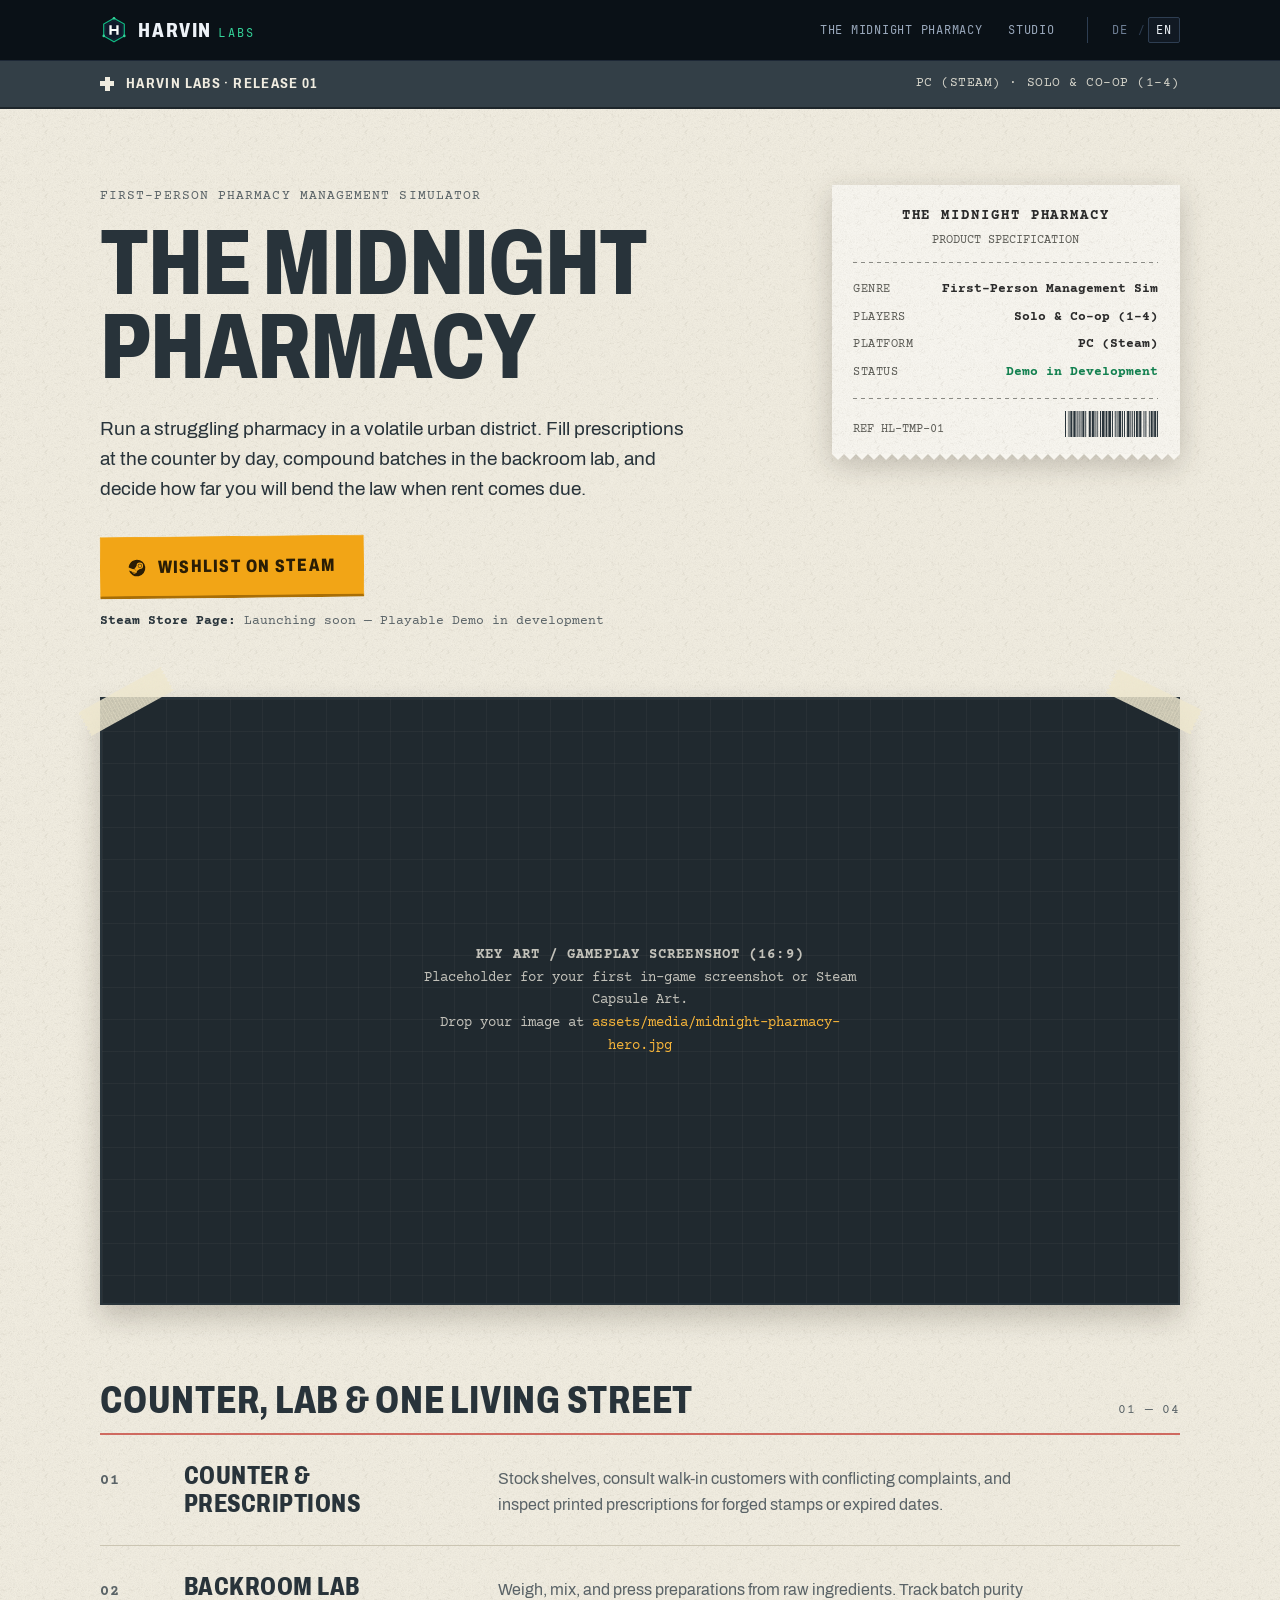
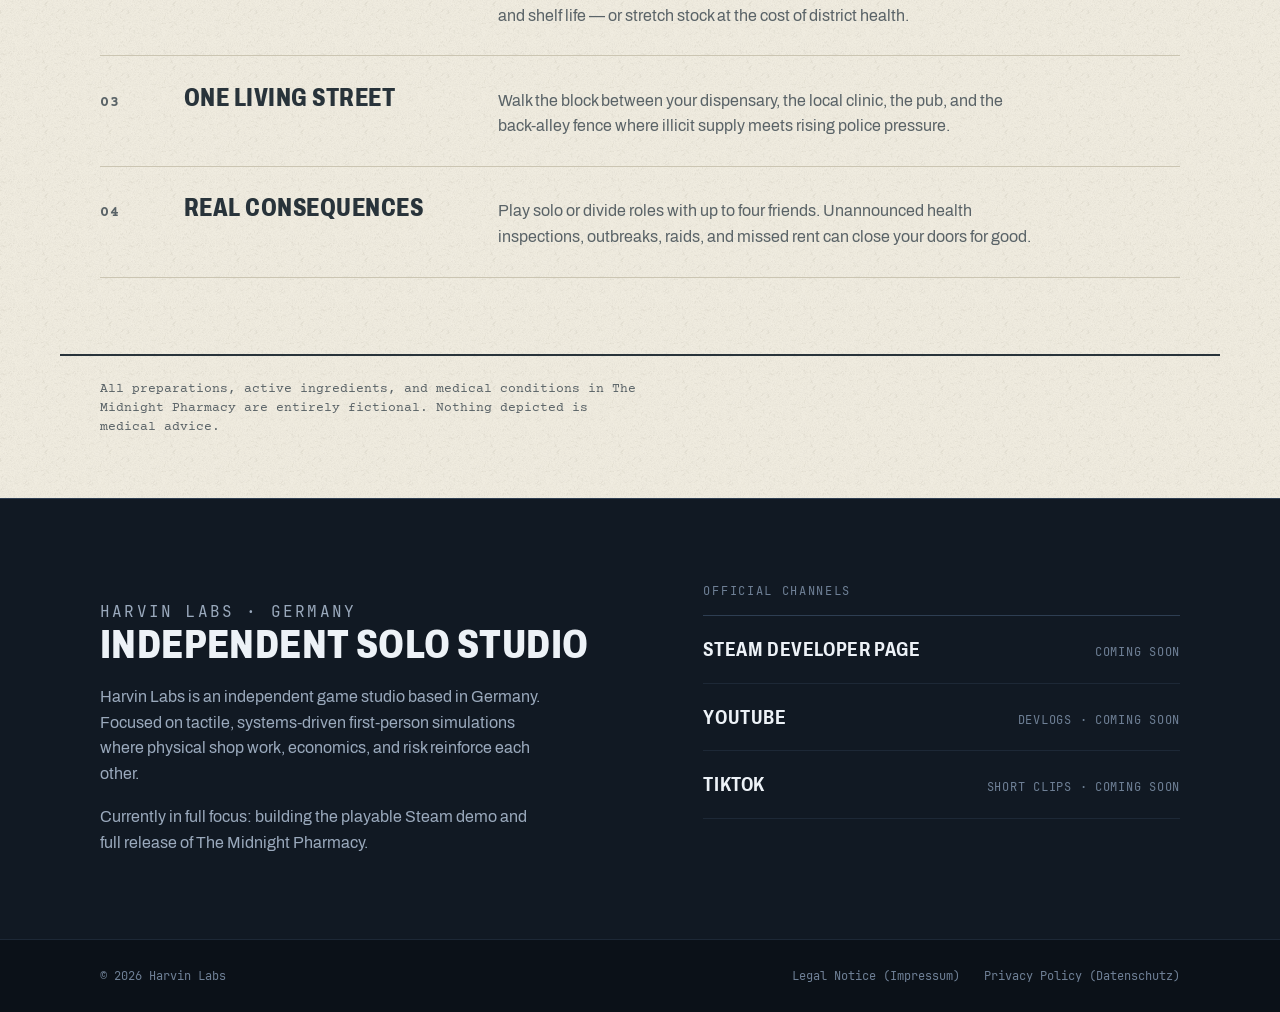
<file: index.html>
<!DOCTYPE html>
<html lang="en" data-page="home">
<head>
  <meta charset="UTF-8" />
  <meta name="viewport" content="width=device-width, initial-scale=1.0" />
  <title>The Midnight Pharmacy — Harvin Labs</title>
  <meta name="description" content="The Midnight Pharmacy by Harvin Labs: a first-person pharmacy management and urban tycoon simulator for PC (Steam), playable solo or in 1–4 player co-op." />
  <link rel="icon" type="image/svg+xml" href="assets/img/logo-icon.svg" />
  <link rel="stylesheet" href="styles.css" />
</head>
<body>

  <header class="site-header">
    <div class="container header-inner">
      <a href="index.html" class="brand-link" aria-label="Harvin Labs">
        <img src="assets/img/logo-icon.svg" alt="" class="brand-mark" width="28" height="28" />
        <span class="brand-text">
          <span class="brand-name">HARVIN</span>
          <span class="brand-sub">LABS</span>
        </span>
      </a>

      <div class="header-controls">
        <nav class="site-nav" aria-label="Primary navigation">
          <a href="#the-midnight-pharmacy" data-i18n="nav_game">The Midnight Pharmacy</a>
          <a href="#studio" data-i18n="nav_studio">Studio</a>
        </nav>

        <div class="lang-switch" role="group" aria-label="Language">
          <button type="button" class="lang-btn" data-lang-switch="de" aria-pressed="false">DE</button>
          <span class="lang-sep" aria-hidden="true">/</span>
          <button type="button" class="lang-btn" data-lang-switch="en" aria-pressed="true">EN</button>
        </div>
      </div>
    </div>
  </header>

  <main>
    <!-- ====================================================================
         FULL-WIDTH GAME SECTION: THE MIDNIGHT PHARMACY (Drucksachen Theme)
         ==================================================================== -->
    <section id="the-midnight-pharmacy" class="game-band" data-game="midnight-pharmacy">
      <!-- Top Slate Band -->
      <div class="mp-band">
        <div class="container mp-band-inner">
          <div class="mp-band-left">
            <span class="mp-cross" aria-hidden="true"></span>
            <span class="mp-band-title" data-i18n="mp_band_label">HARVIN LABS · RELEASE 01</span>
          </div>
          <span class="mp-band-meta" data-i18n="mp_band_meta">PC (STEAM) · SOLO &amp; CO-OP (1–4)</span>
        </div>
      </div>

      <!-- Above-the-Fold Hero + Wishlist Focus -->
      <div class="container mp-hero">
        <div class="mp-hero-grid">
          <div>
            <p class="mp-kicker" data-i18n="mp_kicker">First-Person Pharmacy Management Simulator</p>
            <h1 class="mp-title">
              <span class="mp-title-line">The Midnight</span>
              <span class="mp-title-line">Pharmacy</span>
            </h1>
            <p class="mp-lead" data-i18n="mp_lead">
              Run a struggling pharmacy in a volatile urban district. Fill prescriptions at the counter by day, compound batches in the backroom lab, and decide how far you will bend the law when rent comes due.
            </p>

            <div class="mp-cta-block">
              <div class="mp-cta-row">
                <!--
                  STEAM WISHLIST CTA:
                  Sobald deine Steam Coming-Soon-Page live ist:
                  href="https://store.steampowered.com/app/DEINE_APP_ID/" und target="_blank" rel="noopener noreferrer" setzen.
                -->
                <a href="#studio" class="mp-relabel-btn">
                  <svg class="mp-steam-icon" viewBox="0 0 24 24" fill="currentColor" aria-hidden="true">
                    <path d="M11.98 2C6.73 2 2.42 6.04 2.01 11.18l5.37 2.22a2.88 2.88 0 0 1 1.63-.5c.05 0 .11 0 .16.01l2.39-3.47v-.05a3.86 3.86 0 1 1 3.86 3.86h-.09l-3.41 2.44c0 .04.01.09.01.14a2.89 2.89 0 0 1-5.73.54L2.37 14.8A10 10 0 1 0 11.98 2zm-3.7 14.95-1.22-.5a2.17 2.17 0 0 0 4.02.27 2.17 2.17 0 0 0-2.8-2.8l1.26.52a1.6 1.6 0 1 1-1.26 2.51zm9.72-7.56a2.57 2.57 0 1 0-5.14 0 2.57 2.57 0 0 0 5.14 0zm-4.5 0a1.93 1.93 0 1 1 3.86 0 1.93 1.93 0 0 1-3.86 0z"/>
                  </svg>
                  <span data-i18n="mp_cta_primary">Wishlist on Steam</span>
                </a>
              </div>
              <p class="mp-cta-note">
                <strong data-i18n="mp_cta_note_prefix">Steam Store Page:</strong>
                <span data-i18n="mp_cta_note_status">Launching soon — Playable Demo in development</span>
              </p>
            </div>
          </div>

          <!-- Thermal Receipt Spec Sheet (Kassenbon) -->
          <aside class="mp-bon" aria-label="Game facts">
            <div class="mp-bon-paper" aria-hidden="true"></div>
            <div class="mp-bon-tear" aria-hidden="true"></div>
            <div class="mp-bon-content">
              <p class="mp-bon-head" data-i18n="bon_head">THE MIDNIGHT PHARMACY</p>
              <p class="mp-bon-sub" data-i18n="bon_sub">PRODUCT SPECIFICATION</p>
              <div class="mp-bon-rule" aria-hidden="true"></div>

              <dl class="mp-bon-list">
                <div class="mp-bon-row">
                  <dt data-i18n="bon_genre_k">Genre</dt>
                  <dd data-i18n="bon_genre_v">First-Person Management Sim</dd>
                </div>
                <div class="mp-bon-row">
                  <dt data-i18n="bon_mode_k">Players</dt>
                  <dd data-i18n="bon_mode_v">Solo &amp; Co-op (1–4)</dd>
                </div>
                <div class="mp-bon-row">
                  <dt data-i18n="bon_platform_k">Platform</dt>
                  <dd data-i18n="bon_platform_v">PC (Steam)</dd>
                </div>
                <div class="mp-bon-row">
                  <dt data-i18n="bon_status_k">Status</dt>
                  <dd class="is-accent" data-i18n="bon_status_v">Demo in Development</dd>
                </div>
              </dl>

              <div class="mp-bon-rule" aria-hidden="true"></div>
              <div class="mp-bon-foot">
                <span class="mp-bon-code" data-i18n="bon_code">REF HL-TMP-01</span>
                <span class="mp-barcode" aria-hidden="true"></span>
              </div>
            </div>
          </aside>
        </div>
      </div>

      <!-- Wide Key Art / Gameplay Sheet pinned with Klebeband -->
      <div class="container mp-media-section">
        <div class="mp-media-sheet">
          <span class="mp-tape mp-tape--left" aria-hidden="true"></span>
          <span class="mp-tape mp-tape--right" aria-hidden="true"></span>
          <!--
            Sobald dein erster In-Game-Screenshot oder Steam Key Art fertig ist:
            1. Bild unter assets/media/midnight-pharmacy-hero.jpg ablegen
            2. Das div.mp-media-placeholder unten ersetzen durch:
               <img src="assets/media/midnight-pharmacy-hero.jpg" alt="The Midnight Pharmacy — pharmacy at night" />
          -->
          <div class="mp-media-placeholder">
            <p class="mp-media-placeholder-title" data-i18n="media_slot_title">Key Art / Gameplay Screenshot (16:9)</p>
            <p>
              <span data-i18n="media_slot_desc_1">Placeholder for your first in-game screenshot or Steam Capsule Art.</span><br />
              <span data-i18n="media_slot_desc_2">Drop your image at</span> <code>assets/media/midnight-pharmacy-hero.jpg</code>
            </p>
          </div>
        </div>
      </div>

      <!-- Editorial Feature Ledger (Red Index Rule + Open Rows, No Cards) -->
      <div class="container mp-ledger-section">
        <div class="mp-ledger-head">
          <h2 data-i18n="ledger_heading">Counter, Lab &amp; One Living Street</h2>
          <span class="mp-ledger-meta" data-i18n="ledger_meta">01 — 04</span>
        </div>

        <ol class="mp-ledger-list">
          <li class="mp-ledger-row">
            <span class="mp-ledger-num">01</span>
            <h3 class="mp-ledger-title" data-i18n="p1_title">Counter &amp; Prescriptions</h3>
            <p class="mp-ledger-copy" data-i18n="p1_body">
              Stock shelves, consult walk-in customers with conflicting complaints, and inspect printed prescriptions for forged stamps or expired dates.
            </p>
          </li>
          <li class="mp-ledger-row">
            <span class="mp-ledger-num">02</span>
            <h3 class="mp-ledger-title" data-i18n="p2_title">Backroom Lab</h3>
            <p class="mp-ledger-copy" data-i18n="p2_body">
              Weigh, mix, and press preparations from raw ingredients. Track batch purity and shelf life — or stretch stock at the cost of district health.
            </p>
          </li>
          <li class="mp-ledger-row">
            <span class="mp-ledger-num">03</span>
            <h3 class="mp-ledger-title" data-i18n="p3_title">One Living Street</h3>
            <p class="mp-ledger-copy" data-i18n="p3_body">
              Walk the block between your dispensary, the local clinic, the pub, and the back-alley fence where illicit supply meets rising police pressure.
            </p>
          </li>
          <li class="mp-ledger-row">
            <span class="mp-ledger-num">04</span>
            <h3 class="mp-ledger-title" data-i18n="p4_title">Real Consequences</h3>
            <p class="mp-ledger-copy" data-i18n="p4_body">
              Play solo or divide roles with up to four friends. Unannounced health inspections, outbreaks, raids, and missed rent can close your doors for good.
            </p>
          </li>
        </ol>
      </div>

      <!-- Foot of the Game Sheet -->
      <div class="container mp-sheet-foot">
        <p class="mp-disclaimer" data-i18n="mp_disclaimer">
          All preparations, active ingredients, and medical conditions in The Midnight Pharmacy are entirely fictional. Nothing depicted is medical advice.
        </p>
      </div>
    </section>

    <!-- ====================================================================
         STUDIO SECTION: HARVIN LABS & CHANNELS (Steam, YouTube, TikTok only)
         ==================================================================== -->
    <section id="studio" class="studio-band">
      <div class="container studio-grid">
        <div class="studio-copy">
          <p class="eyebrow" data-i18n="studio_eyebrow">Harvin Labs · Germany</p>
          <h2 class="studio-heading" data-i18n="studio_heading">Independent Solo Studio</h2>
          <p data-i18n="studio_p1">
            Harvin Labs is an independent game studio based in Germany. Focused on tactile, systems-driven first-person simulations where physical shop work, economics, and risk reinforce each other.
          </p>
          <p data-i18n="studio_p2">
            Currently in full focus: building the playable Steam demo and full release of The Midnight Pharmacy.
          </p>
        </div>

        <div>
          <p class="channels-heading" data-i18n="channels_heading">Official Channels</p>
          <!--
            Sobald deine Profile live sind, das <span> in <a class="channel-link" href="https://..." target="_blank" rel="noopener noreferrer"> umwandeln.
          -->
          <ul class="channel-list" aria-label="Official channels">
            <li>
              <div class="channel-item">
                <span class="channel-name" data-i18n="ch_steam">Steam Developer Page</span>
                <span class="channel-meta" data-i18n="ch_steam_meta">Coming Soon</span>
              </div>
            </li>
            <li>
              <div class="channel-item">
                <span class="channel-name" data-i18n="ch_youtube">YouTube</span>
                <span class="channel-meta" data-i18n="ch_youtube_meta">Devlogs · Coming Soon</span>
              </div>
            </li>
            <li>
              <div class="channel-item">
                <span class="channel-name" data-i18n="ch_tiktok">TikTok</span>
                <span class="channel-meta" data-i18n="ch_tiktok_meta">Short Clips · Coming Soon</span>
              </div>
            </li>
          </ul>
        </div>
      </div>
    </section>
  </main>

  <footer class="site-footer">
    <div class="container footer-inner">
      <span>© 2026 Harvin Labs</span>
      <nav class="footer-links" aria-label="Legal navigation">
        <a href="impressum.html" data-i18n="footer_impressum">Legal Notice (Impressum)</a>
        <a href="datenschutz.html" data-i18n="footer_datenschutz">Privacy Policy (Datenschutz)</a>
      </nav>
    </div>
  </footer>

  <script src="lang.js"></script>
</body>
</html>
</file>
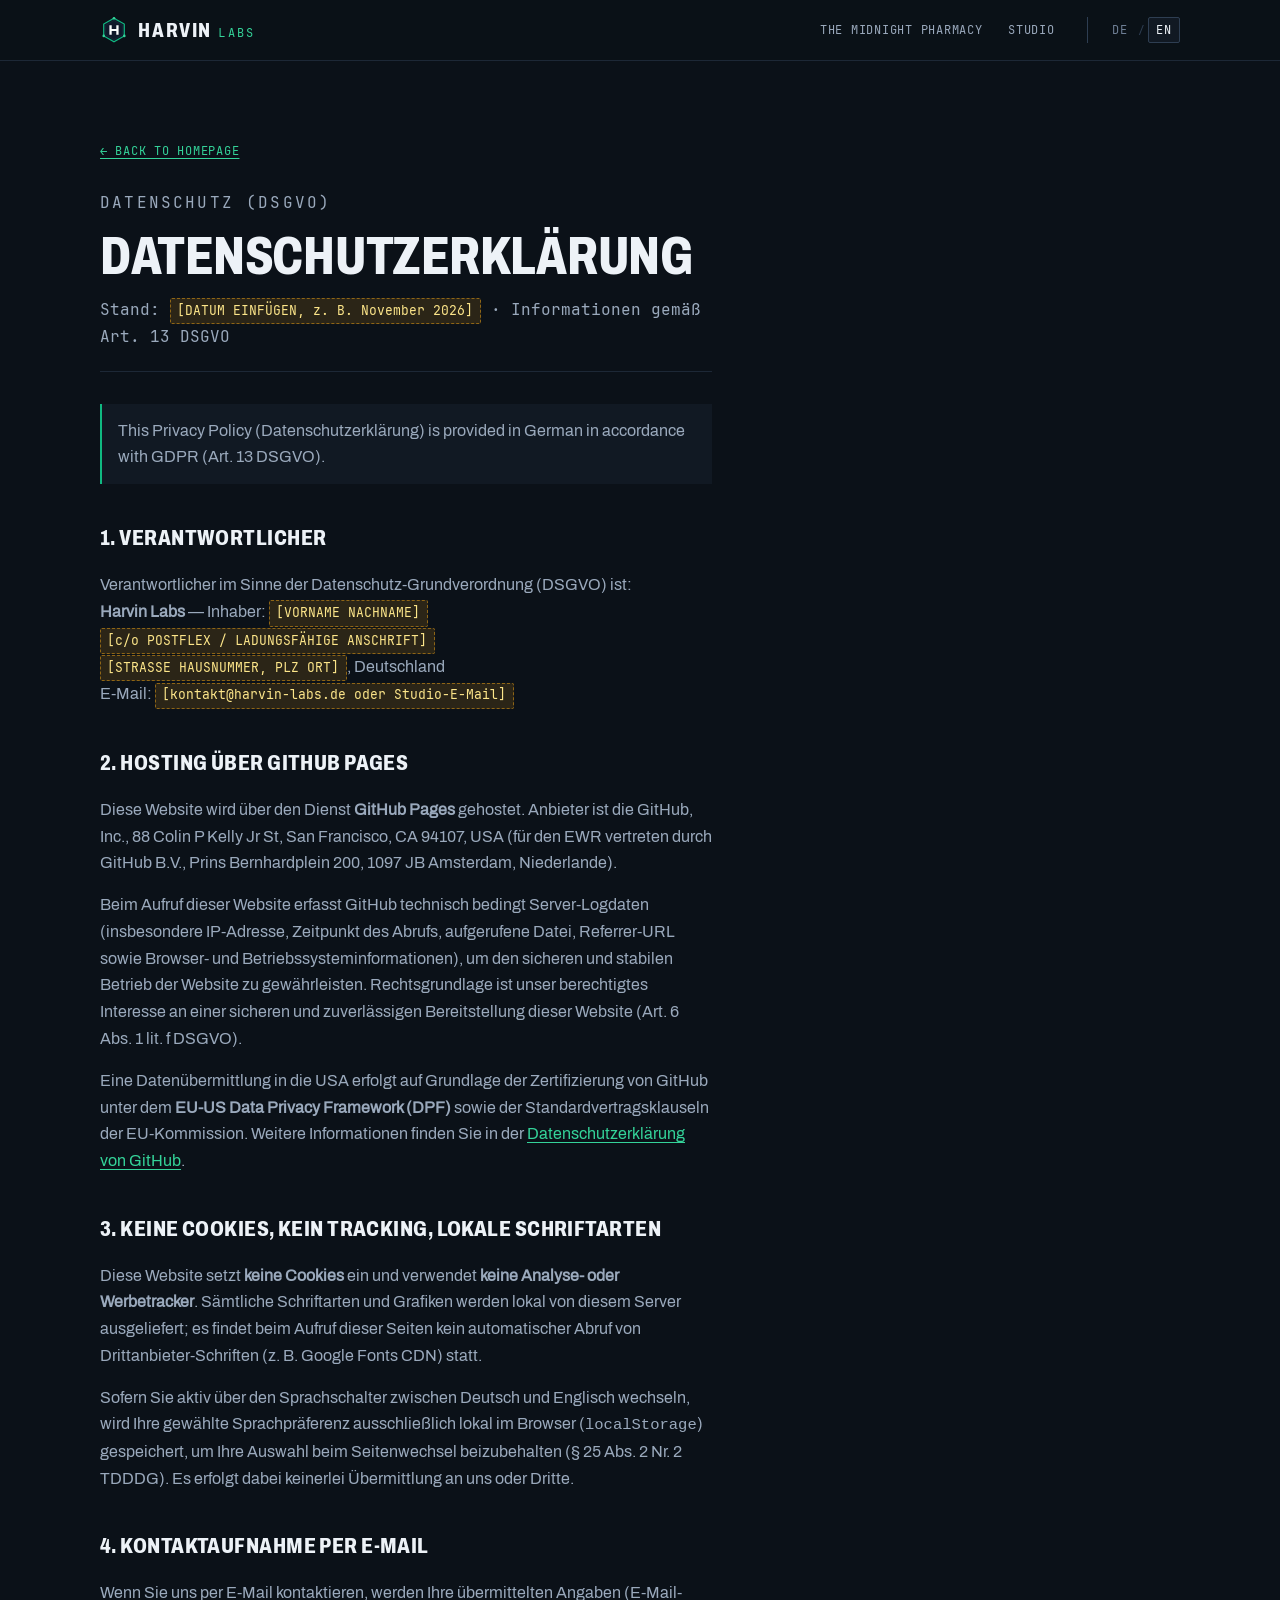
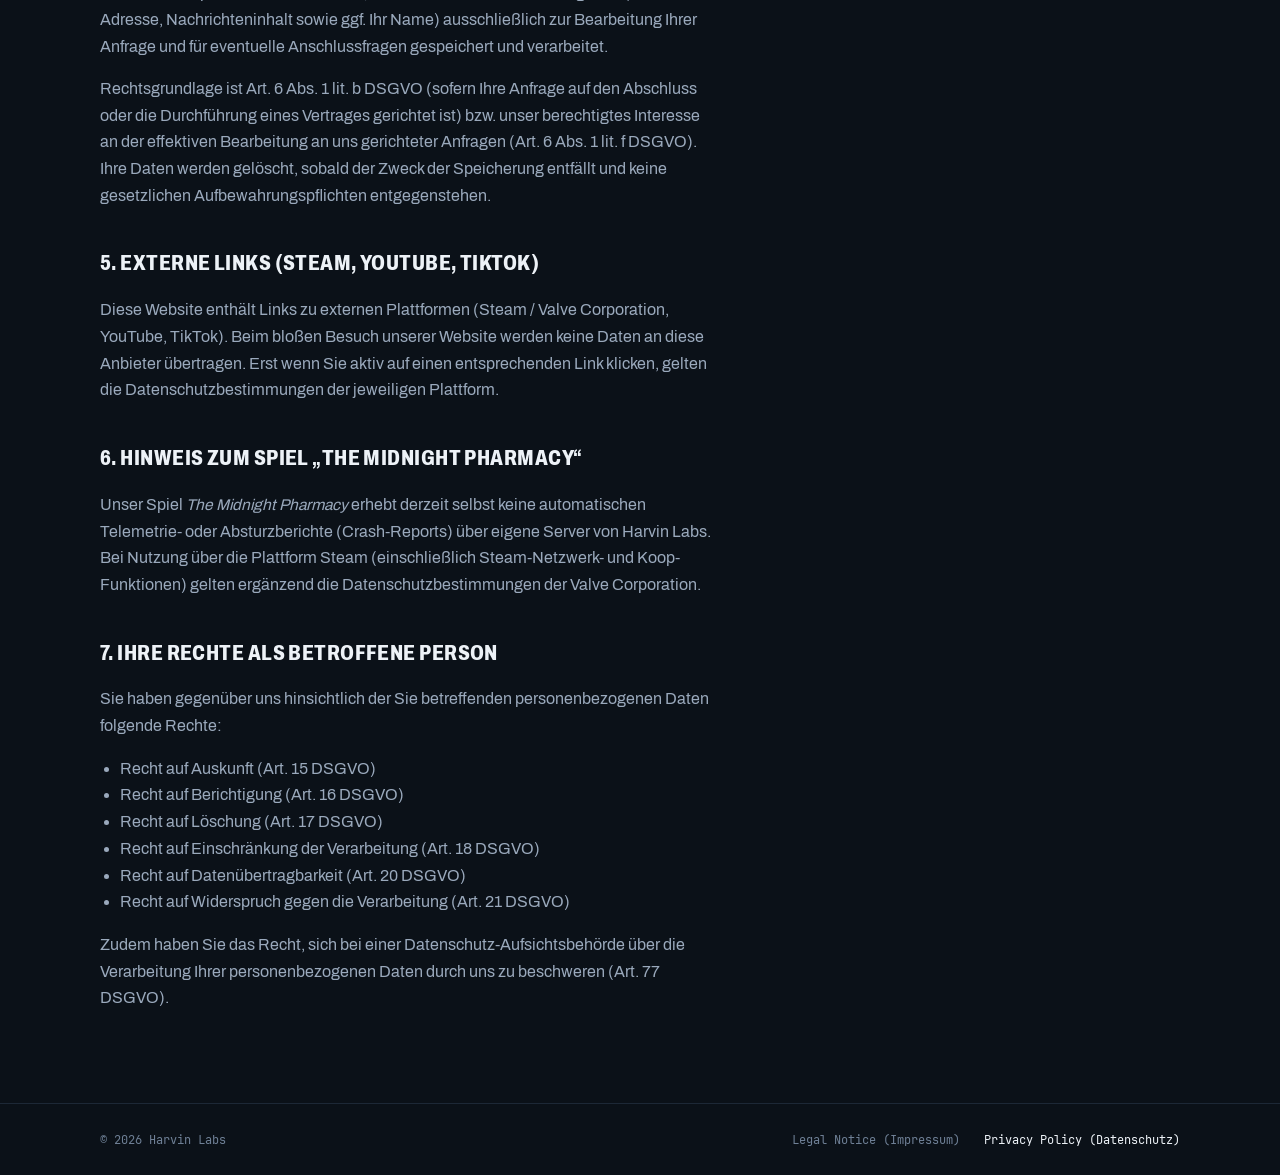
<file: datenschutz.html>
<!DOCTYPE html>
<html lang="de" data-page="datenschutz">
<head>
  <meta charset="UTF-8" />
  <meta name="viewport" content="width=device-width, initial-scale=1.0" />
  <title>Datenschutzerklärung — Harvin Labs</title>
  <meta name="robots" content="noindex" />
  <link rel="icon" type="image/svg+xml" href="assets/img/logo-icon.svg" />
  <link rel="stylesheet" href="styles.css" />
</head>
<body>

  <header class="site-header">
    <div class="container header-inner">
      <a href="index.html" class="brand-link" aria-label="Harvin Labs">
        <img src="assets/img/logo-icon.svg" alt="" class="brand-mark" width="28" height="28" />
        <span class="brand-text">
          <span class="brand-name">HARVIN</span>
          <span class="brand-sub">LABS</span>
        </span>
      </a>

      <div class="header-controls">
        <nav class="site-nav" aria-label="Primary navigation">
          <a href="index.html#the-midnight-pharmacy" data-i18n="nav_game">The Midnight Pharmacy</a>
          <a href="index.html#studio" data-i18n="nav_studio">Studio</a>
        </nav>

        <div class="lang-switch" role="group" aria-label="Language">
          <button type="button" class="lang-btn" data-lang-switch="de" aria-pressed="true">DE</button>
          <span class="lang-sep" aria-hidden="true">/</span>
          <button type="button" class="lang-btn" data-lang-switch="en" aria-pressed="false">EN</button>
        </div>
      </div>
    </div>
  </header>

  <main class="legal-main">
    <div class="container">
      <article class="legal-article">
        <a href="index.html" class="back-link" data-i18n="nav_back">← Zurück zur Startseite</a>
        <p class="eyebrow">Datenschutz (DSGVO)</p>
        <h1>Datenschutzerklärung</h1>
        <p class="legal-meta">Stand: <span class="placeholder-mark">[DATUM EINFÜGEN, z. B. November 2026]</span> · Informationen gemäß Art. 13 DSGVO</p>

        <p class="legal-lang-note" data-legal-en-note hidden>
          This Privacy Policy (Datenschutzerklärung) is provided in German in accordance with GDPR (Art. 13 DSGVO).
        </p>

        <h2>1. Verantwortlicher</h2>
        <p>
          Verantwortlicher im Sinne der Datenschutz-Grundverordnung (DSGVO) ist:<br />
          <strong>Harvin Labs</strong> — Inhaber: <span class="placeholder-mark">[VORNAME NACHNAME]</span><br />
          <span class="placeholder-mark">[c/o POSTFLEX / LADUNGSFÄHIGE ANSCHRIFT]</span><br />
          <span class="placeholder-mark">[STRASSE HAUSNUMMER, PLZ ORT]</span>, Deutschland<br />
          E-Mail: <span class="placeholder-mark">[kontakt@harvin-labs.de oder Studio-E-Mail]</span>
        </p>

        <h2>2. Hosting über GitHub Pages</h2>
        <p>
          Diese Website wird über den Dienst <strong>GitHub Pages</strong> gehostet. Anbieter ist die GitHub, Inc., 88 Colin P Kelly Jr St, San Francisco, CA 94107, USA (für den EWR vertreten durch GitHub B.V., Prins Bernhardplein 200, 1097 JB Amsterdam, Niederlande).
        </p>
        <p>
          Beim Aufruf dieser Website erfasst GitHub technisch bedingt Server-Logdaten (insbesondere IP-Adresse, Zeitpunkt des Abrufs, aufgerufene Datei, Referrer-URL sowie Browser- und Betriebssysteminformationen), um den sicheren und stabilen Betrieb der Website zu gewährleisten. Rechtsgrundlage ist unser berechtigtes Interesse an einer sicheren und zuverlässigen Bereitstellung dieser Website (Art. 6 Abs. 1 lit. f DSGVO).
        </p>
        <p>
          Eine Datenübermittlung in die USA erfolgt auf Grundlage der Zertifizierung von GitHub unter dem <strong>EU-US Data Privacy Framework (DPF)</strong> sowie der Standardvertragsklauseln der EU-Kommission. Weitere Informationen finden Sie in der <a href="https://docs.github.com/de/site-policy/privacy-policies/github-general-privacy-statement" target="_blank" rel="noopener noreferrer">Datenschutzerklärung von GitHub</a>.
        </p>

        <h2>3. Keine Cookies, kein Tracking, lokale Schriftarten</h2>
        <p>
          Diese Website setzt <strong>keine Cookies</strong> ein und verwendet <strong>keine Analyse- oder Werbetracker</strong>. Sämtliche Schriftarten und Grafiken werden lokal von diesem Server ausgeliefert; es findet beim Aufruf dieser Seiten kein automatischer Abruf von Drittanbieter-Schriften (z. B. Google Fonts CDN) statt.
        </p>
        <p>
          Sofern Sie aktiv über den Sprachschalter zwischen Deutsch und Englisch wechseln, wird Ihre gewählte Sprachpräferenz ausschließlich lokal im Browser (<code>localStorage</code>) gespeichert, um Ihre Auswahl beim Seitenwechsel beizubehalten (§ 25 Abs. 2 Nr. 2 TDDDG). Es erfolgt dabei keinerlei Übermittlung an uns oder Dritte.
        </p>

        <h2>4. Kontaktaufnahme per E-Mail</h2>
        <p>
          Wenn Sie uns per E-Mail kontaktieren, werden Ihre übermittelten Angaben (E-Mail-Adresse, Nachrichteninhalt sowie ggf. Ihr Name) ausschließlich zur Bearbeitung Ihrer Anfrage und für eventuelle Anschlussfragen gespeichert und verarbeitet.
        </p>
        <p>
          Rechtsgrundlage ist Art. 6 Abs. 1 lit. b DSGVO (sofern Ihre Anfrage auf den Abschluss oder die Durchführung eines Vertrages gerichtet ist) bzw. unser berechtigtes Interesse an der effektiven Bearbeitung an uns gerichteter Anfragen (Art. 6 Abs. 1 lit. f DSGVO). Ihre Daten werden gelöscht, sobald der Zweck der Speicherung entfällt und keine gesetzlichen Aufbewahrungspflichten entgegenstehen.
        </p>

        <h2>5. Externe Links (Steam, YouTube, TikTok)</h2>
        <p>
          Diese Website enthält Links zu externen Plattformen (Steam / Valve Corporation, YouTube, TikTok). Beim bloßen Besuch unserer Website werden keine Daten an diese Anbieter übertragen. Erst wenn Sie aktiv auf einen entsprechenden Link klicken, gelten die Datenschutzbestimmungen der jeweiligen Plattform.
        </p>

        <h2>6. Hinweis zum Spiel „The Midnight Pharmacy“</h2>
        <p>
          Unser Spiel <em>The Midnight Pharmacy</em> erhebt derzeit selbst keine automatischen Telemetrie- oder Absturzberichte (Crash-Reports) über eigene Server von Harvin Labs. Bei Nutzung über die Plattform Steam (einschließlich Steam-Netzwerk- und Koop-Funktionen) gelten ergänzend die Datenschutzbestimmungen der Valve Corporation.
        </p>

        <h2>7. Ihre Rechte als betroffene Person</h2>
        <p>Sie haben gegenüber uns hinsichtlich der Sie betreffenden personenbezogenen Daten folgende Rechte:</p>
        <ul>
          <li>Recht auf Auskunft (Art. 15 DSGVO)</li>
          <li>Recht auf Berichtigung (Art. 16 DSGVO)</li>
          <li>Recht auf Löschung (Art. 17 DSGVO)</li>
          <li>Recht auf Einschränkung der Verarbeitung (Art. 18 DSGVO)</li>
          <li>Recht auf Datenübertragbarkeit (Art. 20 DSGVO)</li>
          <li>Recht auf Widerspruch gegen die Verarbeitung (Art. 21 DSGVO)</li>
        </ul>
        <p>
          Zudem haben Sie das Recht, sich bei einer Datenschutz-Aufsichtsbehörde über die Verarbeitung Ihrer personenbezogenen Daten durch uns zu beschweren (Art. 77 DSGVO).
        </p>
      </article>
    </div>
  </main>

  <footer class="site-footer">
    <div class="container footer-inner">
      <span>© 2026 Harvin Labs</span>
      <nav class="footer-links" aria-label="Legal navigation">
        <a href="impressum.html" data-i18n="footer_impressum">Impressum</a>
        <a href="datenschutz.html" aria-current="page" data-i18n="footer_datenschutz">Datenschutz</a>
      </nav>
    </div>
  </footer>

  <script src="lang.js"></script>
</body>
</html>
</file>
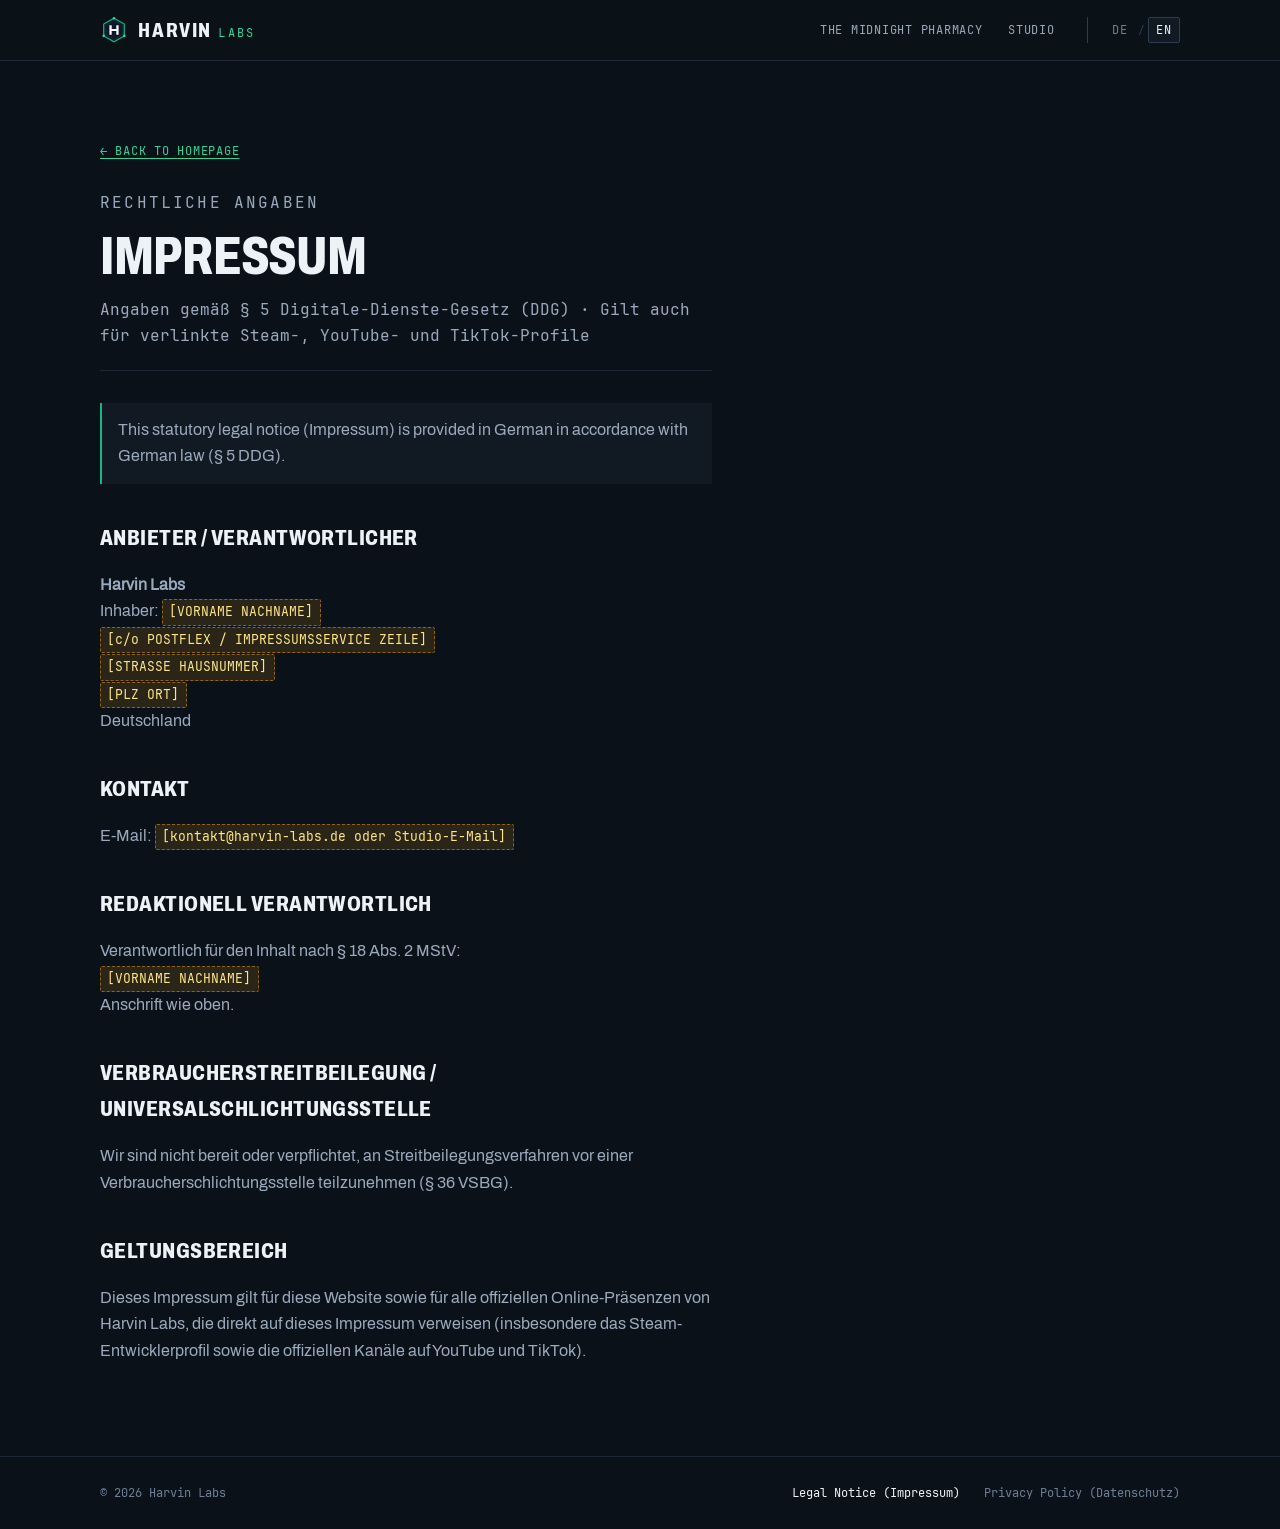
<file: impressum.html>
<!DOCTYPE html>
<html lang="de" data-page="impressum">
<head>
  <meta charset="UTF-8" />
  <meta name="viewport" content="width=device-width, initial-scale=1.0" />
  <title>Impressum — Harvin Labs</title>
  <meta name="robots" content="noindex" />
  <link rel="icon" type="image/svg+xml" href="assets/img/logo-icon.svg" />
  <link rel="stylesheet" href="styles.css" />
</head>
<body>

  <header class="site-header">
    <div class="container header-inner">
      <a href="index.html" class="brand-link" aria-label="Harvin Labs">
        <img src="assets/img/logo-icon.svg" alt="" class="brand-mark" width="28" height="28" />
        <span class="brand-text">
          <span class="brand-name">HARVIN</span>
          <span class="brand-sub">LABS</span>
        </span>
      </a>

      <div class="header-controls">
        <nav class="site-nav" aria-label="Primary navigation">
          <a href="index.html#the-midnight-pharmacy" data-i18n="nav_game">The Midnight Pharmacy</a>
          <a href="index.html#studio" data-i18n="nav_studio">Studio</a>
        </nav>

        <div class="lang-switch" role="group" aria-label="Language">
          <button type="button" class="lang-btn" data-lang-switch="de" aria-pressed="true">DE</button>
          <span class="lang-sep" aria-hidden="true">/</span>
          <button type="button" class="lang-btn" data-lang-switch="en" aria-pressed="false">EN</button>
        </div>
      </div>
    </div>
  </header>

  <main class="legal-main">
    <div class="container">
      <article class="legal-article">
        <a href="index.html" class="back-link" data-i18n="nav_back">← Zurück zur Startseite</a>
        <p class="eyebrow">Rechtliche Angaben</p>
        <h1>Impressum</h1>
        <p class="legal-meta">Angaben gemäß § 5 Digitale-Dienste-Gesetz (DDG) · Gilt auch für verlinkte Steam-, YouTube- und TikTok-Profile</p>

        <p class="legal-lang-note" data-legal-en-note hidden>
          This statutory legal notice (Impressum) is provided in German in accordance with German law (§ 5 DDG).
        </p>

        <h2>Anbieter / Verantwortlicher</h2>
        <p>
          <strong>Harvin Labs</strong><br />
          Inhaber: <span class="placeholder-mark">[VORNAME NACHNAME]</span><br />
          <span class="placeholder-mark">[c/o POSTFLEX / IMPRESSUMSSERVICE ZEILE]</span><br />
          <span class="placeholder-mark">[STRASSE HAUSNUMMER]</span><br />
          <span class="placeholder-mark">[PLZ ORT]</span><br />
          Deutschland
        </p>

        <h2>Kontakt</h2>
        <p>
          E-Mail: <span class="placeholder-mark">[kontakt@harvin-labs.de oder Studio-E-Mail]</span>
        </p>
        <!-- Hinweis: Vor gewerblichem Go-Live ggf. zweiten elektronischen Kontaktweg (z. B. geschäftliche VoIP-Nummer oder späteres Kontaktformular) gemäß § 5 Abs. 1 Nr. 2 DDG ergänzen. -->

        <h2>Redaktionell verantwortlich</h2>
        <p>
          Verantwortlich für den Inhalt nach § 18 Abs. 2 MStV:<br />
          <span class="placeholder-mark">[VORNAME NACHNAME]</span><br />
          Anschrift wie oben.
        </p>

        <h2>Verbraucherstreitbeilegung / Universalschlichtungsstelle</h2>
        <p>
          Wir sind nicht bereit oder verpflichtet, an Streitbeilegungsverfahren vor einer Verbraucherschlichtungsstelle teilzunehmen (§ 36 VSBG).
        </p>

        <h2>Geltungsbereich</h2>
        <p>
          Dieses Impressum gilt für diese Website sowie für alle offiziellen Online-Präsenzen von Harvin Labs, die direkt auf dieses Impressum verweisen (insbesondere das Steam-Entwicklerprofil sowie die offiziellen Kanäle auf YouTube und TikTok).
        </p>
      </article>
    </div>
  </main>

  <footer class="site-footer">
    <div class="container footer-inner">
      <span>© 2026 Harvin Labs</span>
      <nav class="footer-links" aria-label="Legal navigation">
        <a href="impressum.html" aria-current="page" data-i18n="footer_impressum">Impressum</a>
        <a href="datenschutz.html" data-i18n="footer_datenschutz">Datenschutz</a>
      </nav>
    </div>
  </footer>

  <script src="lang.js"></script>
</body>
</html>
</file>
<file: styles.css>
/* ==========================================================================
   Harvin Labs — Editorial Studio Frame + Per-Game Full-Width Themes
   Zero external CDNs. 100% self-hosted OFL typography & game textures.
   ========================================================================== */

@font-face {
  font-family: "Archivo";
  src: url("assets/fonts/Archivo-Regular.ttf") format("truetype");
  font-weight: 400;
  font-style: normal;
  font-display: swap;
}

@font-face {
  font-family: "Archivo Condensed";
  src: url("assets/fonts/ArchivoCondensed-Bold.ttf") format("truetype");
  font-weight: 700;
  font-style: normal;
  font-display: swap;
}

@font-face {
  font-family: "Archivo Condensed";
  src: url("assets/fonts/ArchivoCondensed-ExtraBold.ttf") format("truetype");
  font-weight: 800;
  font-style: normal;
  font-display: swap;
}

@font-face {
  font-family: "Courier Prime";
  src: url("assets/fonts/CourierPrime-Regular.ttf") format("truetype");
  font-weight: 400;
  font-style: normal;
  font-display: swap;
}

@font-face {
  font-family: "Courier Prime";
  src: url("assets/fonts/CourierPrime-Bold.ttf") format("truetype");
  font-weight: 700;
  font-style: normal;
  font-display: swap;
}

@font-face {
  font-family: "JetBrains Mono";
  src: url("assets/fonts/JetBrainsMono-Regular.ttf") format("truetype");
  font-weight: 400;
  font-style: normal;
  font-display: swap;
}

:root {
  /* Studio frame tokens (Harvin Labs) */
  --hl-ground: #0b1118;
  --hl-surface: #111923;
  --hl-hairline: #1d2836;
  --hl-hairline-strong: #2e3e52;
  --hl-ink: #edf2f7;
  --hl-ink-secondary: #9aa9bc;
  --hl-ink-muted: #6f8096;
  --hl-emerald: #10b981;
  --hl-emerald-bright: #34d399;

  /* Typography */
  --font-display: "Archivo Condensed", system-ui, -apple-system, "Segoe UI", sans-serif;
  --font-body: "Archivo", system-ui, -apple-system, "Segoe UI", sans-serif;
  --font-receipt: "Courier Prime", ui-monospace, SFMono-Regular, Menlo, Consolas, monospace;
  --font-mono: "JetBrains Mono", ui-monospace, SFMono-Regular, Menlo, Consolas, monospace;

  /* Motion (Emil Motion Craft) */
  --ease-out: cubic-bezier(0.23, 1, 0.32, 1);
  --dur-fast: 150ms;

  /* Layout */
  --max-width: 1160px;
  --reading-width: 68ch;
}

*,
*::before,
*::after {
  box-sizing: border-box;
}

html {
  background-color: var(--hl-ground);
  color: var(--hl-ink);
  font-family: var(--font-body);
  font-size: 16px;
  line-height: 1.65;
  -webkit-font-smoothing: antialiased;
  text-rendering: optimizeLegibility;
  scroll-behavior: smooth;
}

body {
  margin: 0;
  min-height: 100vh;
  display: flex;
  flex-direction: column;
  background-color: var(--hl-ground);
}

main {
  flex: 1;
}

img,
svg {
  display: block;
  max-width: 100%;
}

a {
  color: inherit;
  text-decoration: none;
  transition: color var(--dur-fast) var(--ease-out), border-color var(--dur-fast) var(--ease-out);
}

:focus-visible {
  outline: 2px solid var(--hl-emerald-bright);
  outline-offset: 3px;
}

.container {
  width: 100%;
  max-width: var(--max-width);
  margin-inline: auto;
  padding-inline: clamp(1.25rem, 4vw, 2.5rem);
}

/* ==========================================================================
   Site Header (Harvin Labs Frame)
   ========================================================================== */
.site-header {
  position: sticky;
  top: 0;
  z-index: 40;
  background-color: rgba(11, 17, 24, 0.94);
  backdrop-filter: blur(8px);
  border-bottom: 1px solid var(--hl-hairline);
}

.header-inner {
  min-height: 60px;
  display: flex;
  align-items: center;
  justify-content: space-between;
  gap: 1.25rem;
}

.brand-link {
  display: inline-flex;
  align-items: center;
  gap: 0.65rem;
  flex-shrink: 0;
}

.brand-mark {
  width: 28px;
  height: 28px;
  flex-shrink: 0;
}

.brand-text {
  display: inline-flex;
  align-items: baseline;
  gap: 0.4rem;
  line-height: 1;
}

.brand-name {
  font-family: var(--font-display);
  font-weight: 800;
  font-size: 1.25rem;
  letter-spacing: 0.08em;
  color: var(--hl-ink);
}

.brand-sub {
  font-family: var(--font-mono);
  font-size: 0.72rem;
  letter-spacing: 0.2em;
  color: var(--hl-emerald-bright);
}

.header-controls {
  display: flex;
  align-items: center;
  gap: clamp(1rem, 2.5vw, 2rem);
}

.site-nav {
  display: flex;
  align-items: center;
  gap: clamp(0.9rem, 2vw, 1.75rem);
}

.site-nav a {
  font-family: var(--font-mono);
  font-size: 0.78rem;
  letter-spacing: 0.06em;
  text-transform: uppercase;
  color: var(--hl-ink-secondary);
  white-space: nowrap;
}

.site-nav a:hover,
.site-nav a[aria-current="page"] {
  color: var(--hl-ink);
}

/* Language Switch (DE / EN) */
.lang-switch {
  display: inline-flex;
  align-items: center;
  gap: 0.15rem;
  padding-left: 1rem;
  border-left: 1px solid var(--hl-hairline-strong);
}

.lang-btn {
  appearance: none;
  background: transparent;
  border: 1px solid transparent;
  border-radius: 2px;
  padding: 0.22rem 0.45rem;
  font-family: var(--font-mono);
  font-size: 0.74rem;
  letter-spacing: 0.08em;
  color: var(--hl-ink-muted);
  cursor: pointer;
  transition:
    color var(--dur-fast) var(--ease-out),
    background-color var(--dur-fast) var(--ease-out),
    border-color var(--dur-fast) var(--ease-out),
    transform var(--dur-fast) var(--ease-out);
}

.lang-btn:hover {
  color: var(--hl-ink);
}

.lang-btn:active {
  transform: scale(0.97);
}

.lang-btn[aria-pressed="true"] {
  color: var(--hl-ink);
  border-color: var(--hl-hairline-strong);
  background-color: var(--hl-surface);
}

.lang-sep {
  font-family: var(--font-mono);
  font-size: 0.7rem;
  color: var(--hl-hairline-strong);
  user-select: none;
}

/* ==========================================================================
   Per-Game Full-Width Theme: THE MIDNIGHT PHARMACY (Drucksachen §1G)
   Tokens & textures directly from Assets/Content/UI/Theme/Grundwerte.uss
   ========================================================================== */
.game-band[data-game="midnight-pharmacy"] {
  --mp-card: #f0ece0;
  --mp-card-shade: #e3dece;
  --mp-card-rule: #cbc5b2;
  --mp-slate-ink: #28333a;
  --mp-slate-ink-dim: #5a6367;
  --mp-slate-ink-faint: #8d918c;
  --mp-slate-band: #333f47;
  --mp-slate-band-lit: #3f4d56;
  --mp-slate-band-edge: #1e262b;
  --mp-index-red: #cf6a60;
  --mp-index-line: #b8c9dc;
  --mp-highlight: rgba(214, 232, 62, 0.85);
  --mp-relabel: #f2a516;
  --mp-relabel-lit: #f7b53a;
  --mp-relabel-edge: #a86e06;
  --mp-relabel-ink: #2a1d05;
  --mp-thermal: #f7f5ef;
  --mp-thermal-ink: #2a2a2a;
  --mp-thermal-ink-dim: #5c5c56;
  --mp-thermal-rule: #8a8a84;
  --mp-cross: #12804f;
  --mp-paper-shadow: rgba(30, 24, 12, 0.22);

  position: relative;
  width: 100%;
  background-color: var(--mp-card);
  background-image: url("assets/games/midnight-pharmacy/Papierkorn.png");
  background-repeat: repeat;
  background-size: 64px 64px;
  color: var(--mp-slate-ink);
  overflow-x: clip;
}

.game-band[data-game="midnight-pharmacy"] :focus-visible {
  outline: 2px solid var(--mp-slate-ink);
  outline-offset: 3px;
}

/* Full-width slate band header (like Kistenaufkleber / Aushang) */
.mp-band {
  width: 100%;
  background-color: var(--mp-slate-band);
  border-bottom: 2px solid var(--mp-slate-band-edge);
  color: var(--mp-card);
}

.mp-band-inner {
  display: flex;
  flex-wrap: wrap;
  align-items: center;
  justify-content: space-between;
  gap: 0.75rem 1.5rem;
  padding-block: 0.65rem;
}

.mp-band-left {
  display: inline-flex;
  align-items: center;
  gap: 0.75rem;
}

.mp-cross {
  position: relative;
  width: 14px;
  height: 14px;
  flex-shrink: 0;
}

.mp-cross::before,
.mp-cross::after {
  content: "";
  position: absolute;
  background-color: var(--mp-card);
}

.mp-cross::before {
  left: 0;
  right: 0;
  top: 4.5px;
  height: 5px;
}

.mp-cross::after {
  top: 0;
  bottom: 0;
  left: 4.5px;
  width: 5px;
}

.mp-band-title {
  font-family: var(--font-display);
  font-weight: 700;
  font-size: 0.95rem;
  letter-spacing: 0.09em;
  text-transform: uppercase;
  color: var(--mp-card);
}

.mp-band-meta {
  font-family: var(--font-receipt);
  font-size: 0.82rem;
  letter-spacing: 0.04em;
  color: rgba(240, 236, 224, 0.86);
}

/* Hero area directly on full-width pharmacy cardstock */
.mp-hero {
  padding-block: clamp(2.75rem, 6vw, 4.75rem) clamp(2.5rem, 5vw, 4rem);
}

.mp-hero-grid {
  display: grid;
  grid-template-columns: minmax(0, 1.38fr) minmax(270px, 0.72fr);
  gap: clamp(2rem, 5vw, 4.5rem);
  align-items: start;
}

.mp-kicker {
  font-family: var(--font-receipt);
  font-size: 0.84rem;
  letter-spacing: 0.08em;
  text-transform: uppercase;
  color: var(--mp-slate-ink-dim);
  margin: 0 0 0.85rem;
}

.mp-title {
  font-family: var(--font-display);
  font-weight: 800;
  font-size: clamp(3.1rem, 7.6vw, 5.75rem);
  line-height: 0.92;
  letter-spacing: -0.01em;
  text-transform: uppercase;
  color: var(--mp-slate-ink);
  margin: 0;
}

.mp-title-line {
  display: block;
}

.mp-lead {
  font-family: var(--font-body);
  font-size: clamp(1.04rem, 1.45vw, 1.18rem);
  line-height: 1.62;
  color: var(--mp-slate-ink);
  max-width: 54ch;
  margin: 1.5rem 0 0;
}

/* Primary Wishlist Action (Nachetikett — the ONE loud element on the sheet) */
.mp-cta-block {
  margin-top: 2rem;
  display: flex;
  flex-direction: column;
  align-items: flex-start;
  gap: 0.85rem;
}

.mp-cta-row {
  display: flex;
  flex-wrap: wrap;
  align-items: center;
  gap: 1rem 1.35rem;
}

.mp-relabel-btn {
  display: inline-flex;
  align-items: center;
  justify-content: center;
  gap: 0.65rem;
  padding: 0.92rem 1.65rem 0.84rem;
  background-color: var(--mp-relabel);
  color: var(--mp-relabel-ink);
  border: 1.5px solid var(--mp-relabel);
  border-bottom: 3px solid var(--mp-relabel-edge);
  border-radius: 1px;
  font-family: var(--font-display);
  font-weight: 800;
  font-size: 1.12rem;
  letter-spacing: 0.07em;
  text-transform: uppercase;
  transform: rotate(-0.6deg);
  cursor: pointer;
  transition:
    transform var(--dur-fast) var(--ease-out),
    background-color var(--dur-fast) var(--ease-out),
    border-color var(--dur-fast) var(--ease-out);
}

.mp-relabel-btn:hover {
  background-color: var(--mp-relabel-lit);
  border-top-color: var(--mp-relabel-lit);
  border-left-color: var(--mp-relabel-lit);
  border-right-color: var(--mp-relabel-lit);
  transform: rotate(-0.3deg);
}

.mp-relabel-btn:active {
  transform: translateY(1px) scale(0.97) rotate(-0.3deg);
}

.mp-steam-icon {
  width: 20px;
  height: 20px;
  flex-shrink: 0;
}

.mp-cta-note {
  font-family: var(--font-receipt);
  font-size: 0.82rem;
  color: var(--mp-slate-ink-dim);
  margin: 0;
}

.mp-cta-note strong {
  color: var(--mp-slate-ink);
  font-weight: 700;
}

/* Diegetic Thermal Receipt (Kassenbon — exact §1G receipt specs) */
.mp-bon {
  position: relative;
  padding: 1.25rem 1.35rem 1.45rem;
  color: var(--mp-thermal-ink);
  filter: drop-shadow(0 8px 14px var(--mp-paper-shadow));
}

.mp-bon-paper {
  position: absolute;
  inset: 0 0 6px 0;
  background-color: var(--mp-thermal);
  background-image: url("assets/games/midnight-pharmacy/Papierkorn.png");
  background-repeat: repeat;
  background-size: 64px 64px;
  z-index: 0;
}

.mp-bon-tear {
  position: absolute;
  left: 0;
  right: 0;
  bottom: 0;
  height: 6px;
  background-image: url("assets/games/midnight-pharmacy/Abrisskante-thermal.png");
  background-size: 12px 6px;
  background-repeat: repeat-x;
  background-position: left top;
  z-index: 0;
}

.mp-bon-content {
  position: relative;
  z-index: 1;
}

.mp-bon-head {
  font-family: var(--font-receipt);
  font-weight: 700;
  font-size: 0.86rem;
  letter-spacing: 0.14em;
  text-transform: uppercase;
  text-align: center;
  margin: 0;
  color: var(--mp-thermal-ink);
}

.mp-bon-sub {
  font-family: var(--font-receipt);
  font-size: 0.74rem;
  text-align: center;
  margin: 0.2rem 0 0;
  color: var(--mp-thermal-ink-dim);
}

.mp-bon-rule {
  height: 1px;
  margin: 0.75rem 0;
  background-image: url("assets/games/midnight-pharmacy/Strichellinie-thermal.png");
  background-size: 8px 1px;
  background-repeat: repeat-x;
  background-position: left top;
}

.mp-bon-list {
  margin: 0;
  padding: 0;
}

.mp-bon-row {
  display: flex;
  justify-content: space-between;
  align-items: baseline;
  gap: 0.85rem;
  padding-block: 0.28rem;
  font-family: var(--font-receipt);
  font-size: 0.84rem;
  line-height: 1.4;
}

.mp-bon-row dt {
  color: var(--mp-thermal-ink-dim);
  text-transform: uppercase;
  font-size: 0.76rem;
  letter-spacing: 0.04em;
  flex-shrink: 0;
}

.mp-bon-row dd {
  margin: 0;
  text-align: right;
  color: var(--mp-thermal-ink);
  font-weight: 700;
}

.mp-bon-row dd.is-accent {
  color: var(--mp-cross);
}

.mp-bon-foot {
  display: flex;
  align-items: flex-end;
  justify-content: space-between;
  gap: 1rem;
  margin-top: 0.35rem;
}

.mp-bon-code {
  font-family: var(--font-receipt);
  font-size: 0.72rem;
  color: var(--mp-thermal-ink-dim);
  line-height: 1.35;
}

.mp-barcode {
  width: 96px;
  height: 26px;
  flex-shrink: 0;
  background-image: url("assets/games/midnight-pharmacy/Strichcode-ink.png");
  background-size: contain;
  background-repeat: no-repeat;
  background-position: right center;
}

/* Wide Taped Media Sheet (Screenshot / Key Art Slot) */
.mp-media-section {
  padding-bottom: clamp(3rem, 6vw, 4.75rem);
}

.mp-media-sheet {
  position: relative;
  width: 100%;
  aspect-ratio: 16 / 9;
  background-color: var(--mp-slate-band-edge);
  border: 2px solid var(--mp-slate-ink);
  box-shadow: 0 12px 26px rgba(30, 24, 12, 0.22);
}

.mp-media-sheet img {
  width: 100%;
  height: 100%;
  object-fit: cover;
}

.mp-tape {
  position: absolute;
  width: 96px;
  height: 27px;
  background-image: url("assets/games/midnight-pharmacy/Klebeband.png");
  background-size: 100% 100%;
  background-repeat: no-repeat;
  pointer-events: none;
  z-index: 3;
}

.mp-tape--left {
  top: -11px;
  left: -24px;
  transform: rotate(-29deg);
}

.mp-tape--right {
  top: -11px;
  right: -24px;
  transform: rotate(26deg);
}

.mp-media-placeholder {
  width: 100%;
  height: 100%;
  display: flex;
  flex-direction: column;
  align-items: center;
  justify-content: center;
  text-align: center;
  padding: clamp(1.5rem, 4vw, 3rem);
  background-color: #20292f;
  background-image:
    linear-gradient(to right, rgba(240, 236, 224, 0.04) 1px, transparent 1px),
    linear-gradient(to bottom, rgba(240, 236, 224, 0.04) 1px, transparent 1px);
  background-size: 32px 32px;
  color: var(--mp-card);
}

.mp-media-placeholder-title {
  font-family: var(--font-display);
  font-weight: 700;
  font-size: clamp(1.15rem, 2.2vw, 1.5rem);
  letter-spacing: 0.08em;
  text-transform: uppercase;
  margin: 0 0 0.5rem;
}

.mp-media-placeholder p {
  font-family: var(--font-receipt);
  font-size: 0.86rem;
  color: rgba(240, 236, 224, 0.78);
  max-width: 54ch;
  margin: 0;
}

.mp-media-placeholder code {
  color: var(--mp-relabel-lit);
  font-family: var(--font-receipt);
}

/* Editorial Feature Ledger (Index-Card Ruled — ZERO Card Grid) */
.mp-ledger-section {
  padding-bottom: clamp(3rem, 6vw, 4.75rem);
}

.mp-ledger-head {
  display: flex;
  flex-wrap: wrap;
  align-items: baseline;
  justify-content: space-between;
  gap: 0.5rem 1.5rem;
  padding-bottom: 0.75rem;
  border-bottom: 2px solid var(--mp-index-red);
}

.mp-ledger-head h2 {
  font-family: var(--font-display);
  font-weight: 800;
  font-size: clamp(1.65rem, 3.2vw, 2.35rem);
  letter-spacing: 0.02em;
  text-transform: uppercase;
  color: var(--mp-slate-ink);
  margin: 0;
  line-height: 1.05;
}

.mp-ledger-meta {
  font-family: var(--font-receipt);
  font-size: 0.84rem;
  color: var(--mp-slate-ink-dim);
  letter-spacing: 0.06em;
}

.mp-ledger-list {
  list-style: none;
  margin: 0;
  padding: 0;
}

.mp-ledger-row {
  display: grid;
  grid-template-columns: 3.5rem minmax(190px, 0.42fr) minmax(0, 1fr);
  gap: 0.65rem 1.75rem;
  align-items: baseline;
  padding-block: clamp(1.25rem, 2.5vw, 1.7rem);
  border-bottom: 1px solid var(--mp-card-rule);
}

.mp-ledger-num {
  font-family: var(--font-receipt);
  font-weight: 700;
  font-size: 0.92rem;
  color: var(--mp-slate-ink-dim);
  letter-spacing: 0.08em;
}

.mp-ledger-title {
  position: relative;
  display: inline-block;
  width: fit-content;
  font-family: var(--font-display);
  font-weight: 800;
  font-size: clamp(1.25rem, 2vw, 1.55rem);
  letter-spacing: 0.02em;
  text-transform: uppercase;
  color: var(--mp-slate-ink);
  margin: 0;
  line-height: 1.12;
  z-index: 1;
}

/* Real Textmarker.png highlight stroke from Unity project */
.mp-ledger-title::before {
  content: "";
  position: absolute;
  inset: -2px -8px -3px -6px;
  background-image: url("assets/games/midnight-pharmacy/Textmarker-day.png");
  background-size: 100% 100%;
  background-repeat: no-repeat;
  transform-origin: left center;
  transform: scaleX(0) rotate(-0.7deg);
  z-index: -1;
}

.mp-ledger-row:hover .mp-ledger-title::before {
  transform: scaleX(1) rotate(-0.7deg);
  transition: transform 110ms var(--ease-out);
}

.mp-ledger-copy {
  margin: 0;
  font-size: 0.98rem;
  line-height: 1.64;
  color: var(--mp-slate-ink-dim);
  max-width: 60ch;
}

/* Game Band Foot Strip (Fiction Note) */
.mp-sheet-foot {
  border-top: 2px solid var(--mp-slate-ink);
  padding-block: 1.5rem clamp(2.5rem, 5vw, 3.75rem);
}

.mp-disclaimer {
  font-family: var(--font-receipt);
  font-size: 0.8rem;
  line-height: 1.5;
  color: var(--mp-slate-ink-dim);
  max-width: 68ch;
  margin: 0;
}

/* ==========================================================================
   Studio Band (Harvin Labs — Calm Obsidian Frame below Game World)
   ========================================================================== */
.studio-band {
  width: 100%;
  background-color: var(--hl-surface);
  border-top: 1px solid var(--hl-hairline-strong);
  padding-block: clamp(3.25rem, 6.5vw, 5.25rem);
}

.studio-grid {
  display: grid;
  grid-template-columns: minmax(0, 1.05fr) minmax(0, 0.95fr);
  gap: clamp(2.25rem, 6vw, 5rem);
  align-items: start;
}

.eyebrow {
  font-family: var(--font-mono);
  font-size: 0.75rem;
  letter-spacing: 0.14em;
  text-transform: uppercase;
  color: var(--hl-emerald-bright);
  margin: 0 0 0.85rem;
}

.studio-heading {
  font-family: var(--font-display);
  font-weight: 800;
  font-size: clamp(1.85rem, 3.2vw, 2.55rem);
  line-height: 1.04;
  letter-spacing: 0.01em;
  text-transform: uppercase;
  color: var(--hl-ink);
  margin: 0;
}

.studio-copy p {
  color: var(--hl-ink-secondary);
  margin: 1.05rem 0 0;
  max-width: 50ch;
  font-size: 0.98rem;
}

.channels-heading {
  font-family: var(--font-mono);
  font-size: 0.75rem;
  letter-spacing: 0.14em;
  text-transform: uppercase;
  color: var(--hl-ink-muted);
  margin: 0 0 0.85rem;
}

.channel-list {
  list-style: none;
  padding: 0;
  margin: 0;
  border-top: 1px solid var(--hl-hairline-strong);
}

.channel-list li {
  border-bottom: 1px solid var(--hl-hairline);
}

.channel-item {
  display: flex;
  align-items: baseline;
  justify-content: space-between;
  gap: 1rem;
  padding: 1.05rem 0;
}

.channel-link {
  display: flex;
  align-items: baseline;
  justify-content: space-between;
  gap: 1rem;
  padding: 1.05rem 0;
}

.channel-link:hover .channel-name {
  color: var(--hl-emerald-bright);
}

.channel-link:hover .channel-meta {
  color: var(--hl-ink);
}

.channel-name {
  font-family: var(--font-display);
  font-weight: 700;
  font-size: 1.25rem;
  letter-spacing: 0.03em;
  text-transform: uppercase;
  color: var(--hl-ink);
  transition: color var(--dur-fast) var(--ease-out);
}

.channel-meta {
  font-family: var(--font-mono);
  font-size: 0.76rem;
  letter-spacing: 0.06em;
  text-transform: uppercase;
  color: var(--hl-ink-muted);
  white-space: nowrap;
  transition: color var(--dur-fast) var(--ease-out);
}

/* ==========================================================================
   Legal / Read Mode Pages (Impressum & Datenschutz)
   ========================================================================== */
.legal-main {
  padding-block: clamp(2.75rem, 6vw, 4.75rem);
  background-color: var(--hl-ground);
}

.legal-article {
  max-width: var(--reading-width);
}

.back-link {
  display: inline-flex;
  align-items: center;
  gap: 0.4rem;
  font-family: var(--font-mono);
  font-size: 0.78rem;
  letter-spacing: 0.06em;
  text-transform: uppercase;
  color: var(--hl-ink-secondary);
  margin-bottom: 1.75rem;
}

.back-link:hover {
  color: var(--hl-emerald-bright);
}

.legal-article h1 {
  font-family: var(--font-display);
  font-weight: 800;
  font-size: clamp(2.15rem, 4.4vw, 3.3rem);
  line-height: 1.04;
  letter-spacing: -0.005em;
  text-transform: uppercase;
  color: var(--hl-ink);
  margin: 0 0 0.75rem;
}

.legal-meta {
  font-family: var(--font-mono);
  font-size: 0.78rem;
  color: var(--hl-ink-muted);
  margin: 0 0 2rem;
  padding-bottom: 1.25rem;
  border-bottom: 1px solid var(--hl-hairline);
}

.legal-lang-note {
  margin: 0 0 2rem;
  padding: 0.85rem 1rem;
  border-left: 2px solid var(--hl-emerald);
  background-color: var(--hl-surface);
  font-size: 0.9rem;
  color: var(--hl-ink-secondary);
}

.legal-lang-note[hidden] {
  display: none;
}

.legal-article h2 {
  font-family: var(--font-display);
  font-weight: 800;
  font-size: 1.38rem;
  letter-spacing: 0.02em;
  text-transform: uppercase;
  color: var(--hl-ink);
  margin: 2.25rem 0 0.75rem;
}

.legal-article p,
.legal-article li {
  color: var(--hl-ink-secondary);
  font-size: 0.97rem;
  line-height: 1.72;
}

.legal-article ul {
  padding-left: 1.25rem;
}

.legal-article a {
  color: var(--hl-emerald-bright);
  text-decoration: underline;
  text-underline-offset: 3px;
}

.placeholder-mark {
  display: inline-block;
  font-family: var(--font-mono);
  font-size: 0.85em;
  color: #fde68a;
  background-color: rgba(242, 165, 22, 0.14);
  border: 1px dashed rgba(242, 165, 22, 0.5);
  padding: 0.05rem 0.4rem;
  border-radius: 2px;
}

/* ==========================================================================
   Footer (Legal Links Strictly Here)
   ========================================================================== */
.site-footer {
  border-top: 1px solid var(--hl-hairline);
  padding-block: 1.6rem;
  background-color: var(--hl-ground);
}

.footer-inner {
  display: flex;
  flex-wrap: wrap;
  align-items: center;
  justify-content: space-between;
  gap: 1rem;
  font-family: var(--font-mono);
  font-size: 0.78rem;
  color: var(--hl-ink-muted);
}

.footer-links {
  display: flex;
  flex-wrap: wrap;
  align-items: center;
  gap: 1.5rem;
}

.footer-links a:hover,
.footer-links a[aria-current="page"] {
  color: var(--hl-ink);
}

/* ==========================================================================
   Responsive
   ========================================================================== */
@media (max-width: 900px) {
  .mp-hero-grid,
  .studio-grid {
    grid-template-columns: 1fr;
  }

  .mp-bon {
    max-width: 420px;
  }

  .mp-ledger-row {
    grid-template-columns: 2.75rem minmax(0, 1fr);
    gap: 0.35rem 1rem;
  }

  .mp-ledger-copy {
    grid-column: 2;
  }
}

@media (max-width: 600px) {
  .site-nav {
    display: none;
  }

  .lang-switch {
    padding-left: 0;
    border-left: none;
  }

  .mp-tape {
    width: 72px;
    height: 20px;
  }

  .mp-tape--left {
    top: -8px;
    left: -14px;
  }

  .mp-tape--right {
    top: -8px;
    right: -14px;
  }

  .mp-ledger-row {
    grid-template-columns: 1fr;
    gap: 0.35rem;
  }

  .mp-ledger-copy {
    grid-column: 1;
  }
}

@media (prefers-reduced-motion: reduce) {
  html {
    scroll-behavior: auto;
  }

  *,
  *::before,
  *::after {
    transition-duration: 0.01ms !important;
    animation-duration: 0.01ms !important;
  }

  .mp-relabel-btn:active,
  .lang-btn:active {
    transform: none;
  }
}
</file>
